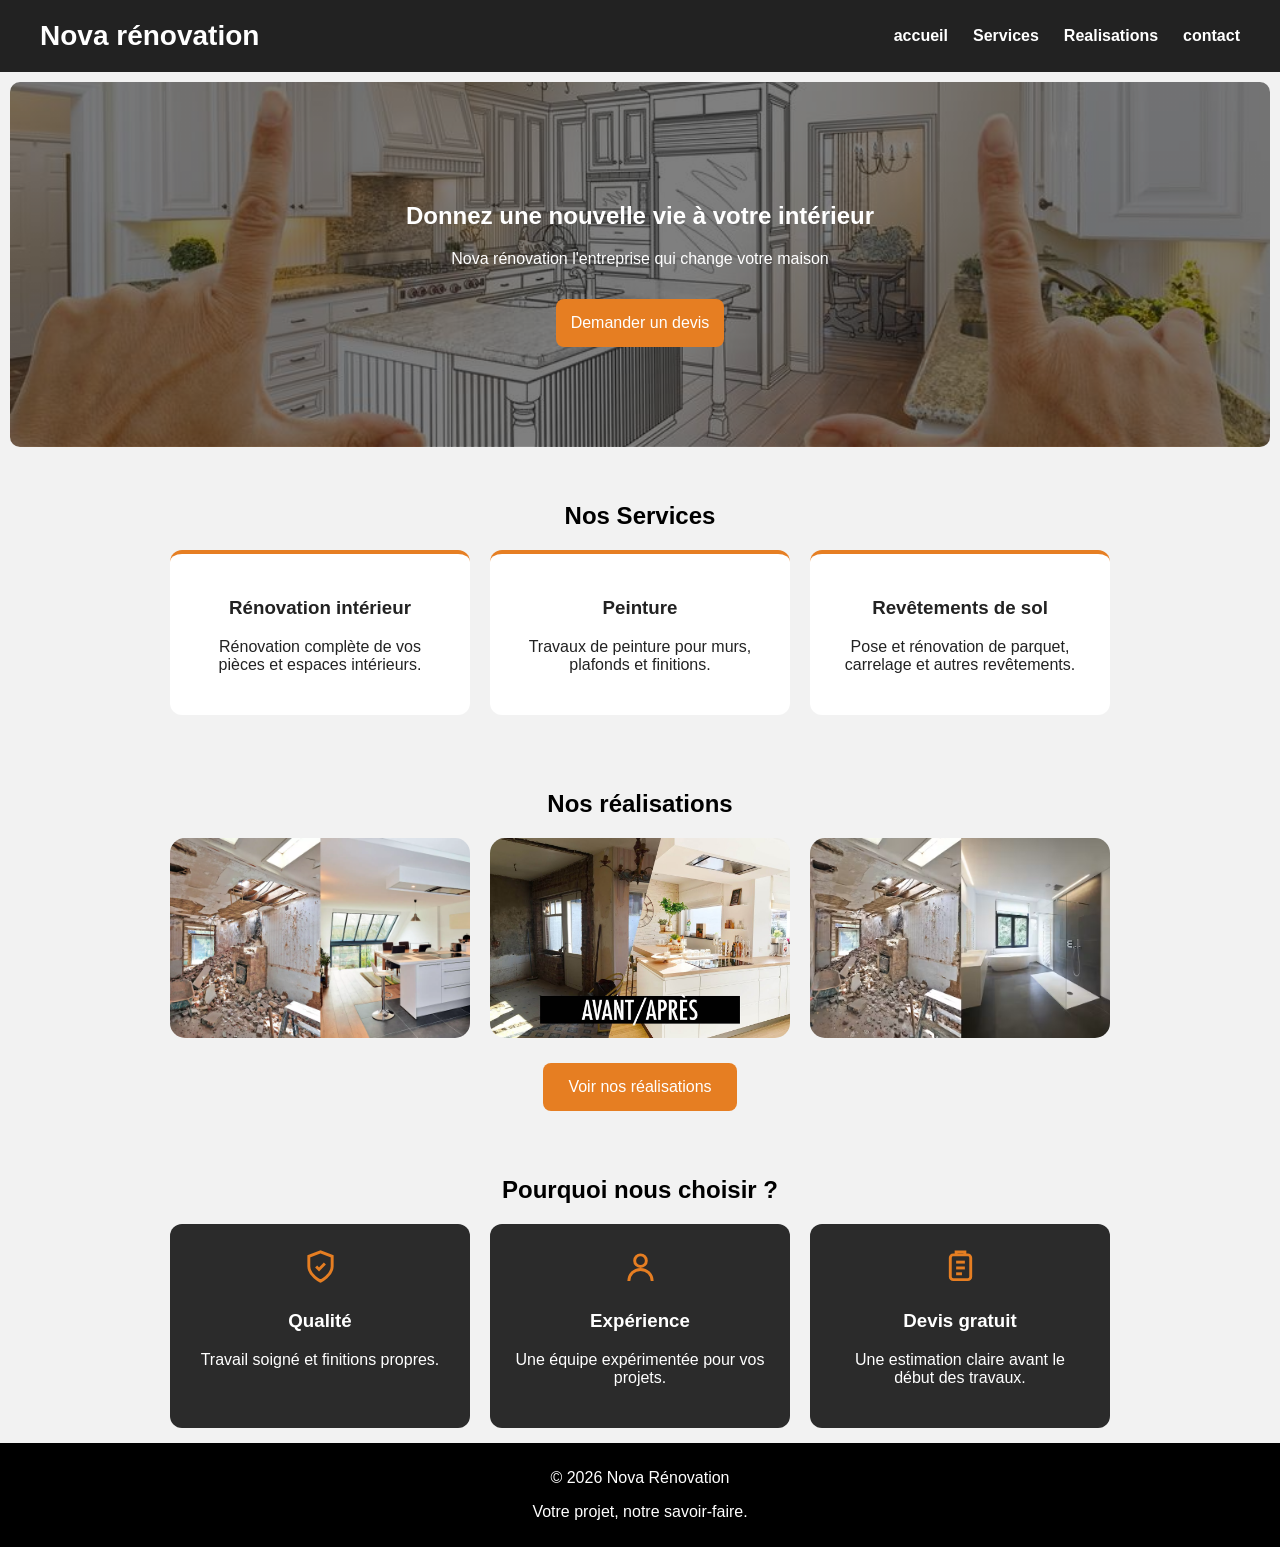
<file: index.html>
<!DOCTYPE html>
<html lang="fr">

<head>
    <meta charset="UTF-8">
    <meta name="viewport" content="width=device-width, initial-scale=1.0">
    <title>Nova rénovation</title>
    <link rel="stylesheet" href="style.css"></a>
</head>


<body>

    <header>

        <h1>Nova rénovation</h1>

        <button class="menu-toggle">☰</button>


        <nav class="accueil">

            <a href="index.html">accueil</a>
            <a href="services.html">Services</a>
            <a href="realisations.html">Realisations</a>
            <a href="contact.html">contact</a>


        </nav>

    </header>

    <main>

        <section class="hero">


            <h2>Donnez une nouvelle vie à votre intérieur</h2>

            <p>Nova rénovation l'entreprise qui change votre maison</p>

            <a href="contact.html">Demander un devis</a>


        </section>

        <section class="services">

            <h2>Nos Services</h2>

            <div class="Liste-services">

                <div class="service">

                    <h3>Rénovation intérieur</h3>

                    <p>Rénovation complète de vos pièces et espaces intérieurs.</p>

                </div>

                <div class="service">

                    <h3>Peinture</h3>

                    <p>Travaux de peinture pour murs, plafonds et finitions.</p>

                </div>

                <div class="service">

                    <h3>Revêtements de sol</h3>

                    <p>Pose et rénovation de parquet, carrelage et autres revêtements.</p>

                </div>





            </div>



        </section>

        <section class="realisations-accueil">

            <h2>Nos réalisations</h2>

            <div class="galerie-realisations">

                <img src="images/realisation1.webp" alt="Rénovation d'une cuisine">
                <img src="images/realisation2.jpg" alt="Rénovation d'une cuisine">
                <img src="images/realisation3.avif" alt="Rénovation d'une salle de bain">

            </div>

            <a href="realisations.html" class="bouton-realisations">Voir nos réalisations</a>

        </section>

        <section class="pourquoi-nous">

            <h2>Pourquoi nous choisir ?</h2>

            <div class="avantages">

                <div class="avantage">

                    <div class="icone-avantage">
                        <svg viewBox="0 0 24 24">
                            <path d="M12 22s8-4 8-10V5l-8-3-8 3v7c0 6 8 10 8 10z"></path>
                            <path d="m9 12 2 2 4-4"></path>
                        </svg>
                    </div>

                    <h3>Qualité</h3>
                    <p>Travail soigné et finitions propres.</p>

                </div>

                <div class="avantage">

                    <div class="icone-avantage">
                        <svg viewBox="0 0 24 24">
                            <circle cx="12" cy="8" r="4"></circle>
                            <path d="M4 22c0-4.5 3.5-8 8-8s8 3.5 8 8"></path>
                        </svg>
                    </div>

                    <h3>Expérience</h3>
                    <p>Une équipe expérimentée pour vos projets.</p>

                </div>
                <div class="avantage">

                    <div class="icone-avantage">
                        <svg viewBox="0 0 24 24">
                            <rect x="5" y="4" width="14" height="17" rx="2"></rect>
                            <path d="M9 4V2h6v2"></path>
                            <path d="M9 9h6"></path>
                            <path d="M9 13h6"></path>
                            <path d="M9 17h4"></path>
                        </svg>
                    </div>

                    <h3>Devis gratuit</h3>
                    <p>Une estimation claire avant le début des travaux.</p>

                </div>

            </div>

        </section>

    </main>

    <footer>

        <p>© 2026 Nova Rénovation</p>
        <p>Votre projet, notre savoir-faire.</p>

    </footer>

    <script src="script.js"></script>

</body>

</html>
</file>
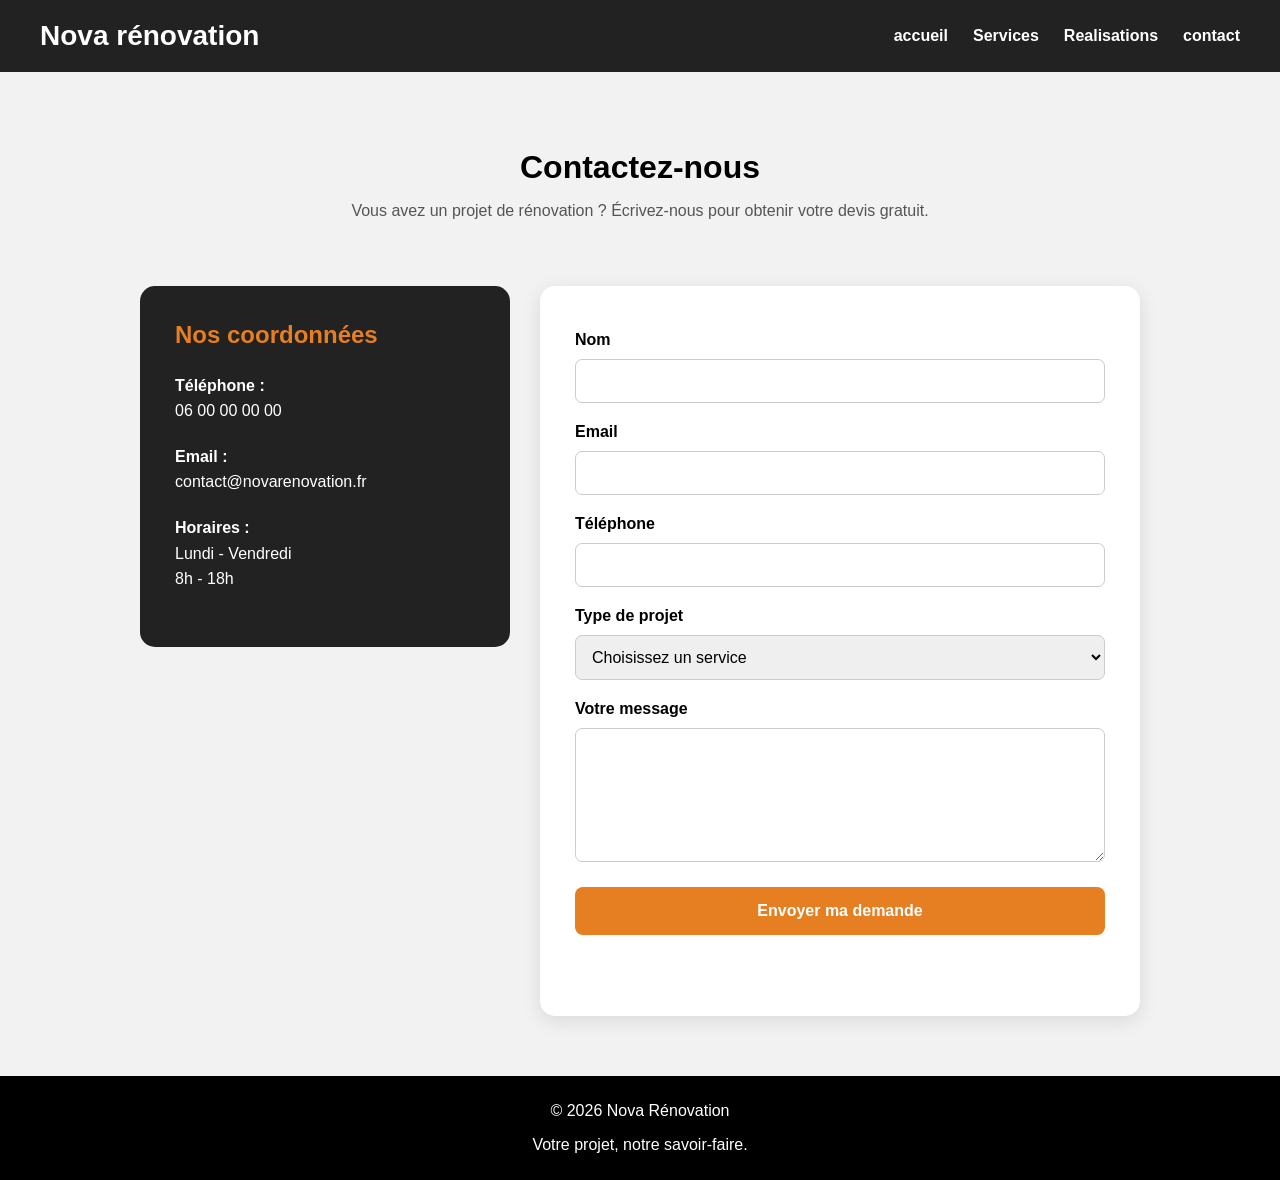
<file: contact.html>
<!DOCTYPE html>
<html lang="fr">

<head>
    <meta charset="UTF-8">
    <meta name="viewport" content="width=device-width, initial-scale=1.0">
    <link rel="stylesheet" href="style.css">
</head>

<body>

    <header>

        <h1>Nova rénovation</h1>

        <button class="menu-toggle">☰</button>


        <nav class="accueil">

            <a href="index.html">accueil</a>
            <a href="services.html">Services</a>
            <a href="realisations.html">Realisations</a>
            <a href="contact.html">contact</a>


        </nav>

    </header>

    <main>

        <section class="intro-contact">

            <h2>Contactez-nous</h2>

            <p>
                Vous avez un projet de rénovation ?
                Écrivez-nous pour obtenir votre devis gratuit.
            </p>

        </section>

        <section class="contact">

            <div class="infos-contact">

                <h3>Nos coordonnées</h3>

                <p>
                    <strong>Téléphone :</strong><br>
                    06 00 00 00 00
                </p>

                <p>
                    <strong>Email :</strong><br>
                    contact@novarenovation.fr
                </p>

                <p>
                    <strong>Horaires :</strong><br>
                    Lundi - Vendredi<br>
                    8h - 18h
                </p>

            </div>

            <form class="formulaire-contact" action="https://formspree.io/f/mgaeenqj" method="POST">

                <label for="nom">Nom</label>
                <input type="text" id="nom" name="nom" required>

                <label for="email">Email</label>
                <input type="email" id="email" name="email" required>

                <label for="telephone">Téléphone</label>
                <input type="tel" id="telephone" name="telephone">

                <label for="projet">Type de projet</label>

                <select id="projet" name="projet" required>
                    <option value="">Choisissez un service</option>
                    <option value="renovation">Rénovation intérieure</option>
                    <option value="peinture">Peinture</option>
                    <option value="sol">Revêtement de sol</option>
                    <option value="autre">Autre</option>
                </select>

                <label for="message">Votre message</label>

                <textarea id="message" name="message" rows="6" required></textarea>

                <button type="submit">Envoyer ma demande</button>

                <p class="message-confirmation"></p>

            </form>



        </section>

    </main>

    <footer>

        <p>© 2026 Nova Rénovation</p>
        <p>Votre projet, notre savoir-faire.</p>

    </footer>


</body>

<script src="script.js"></script>

</html>
</file>
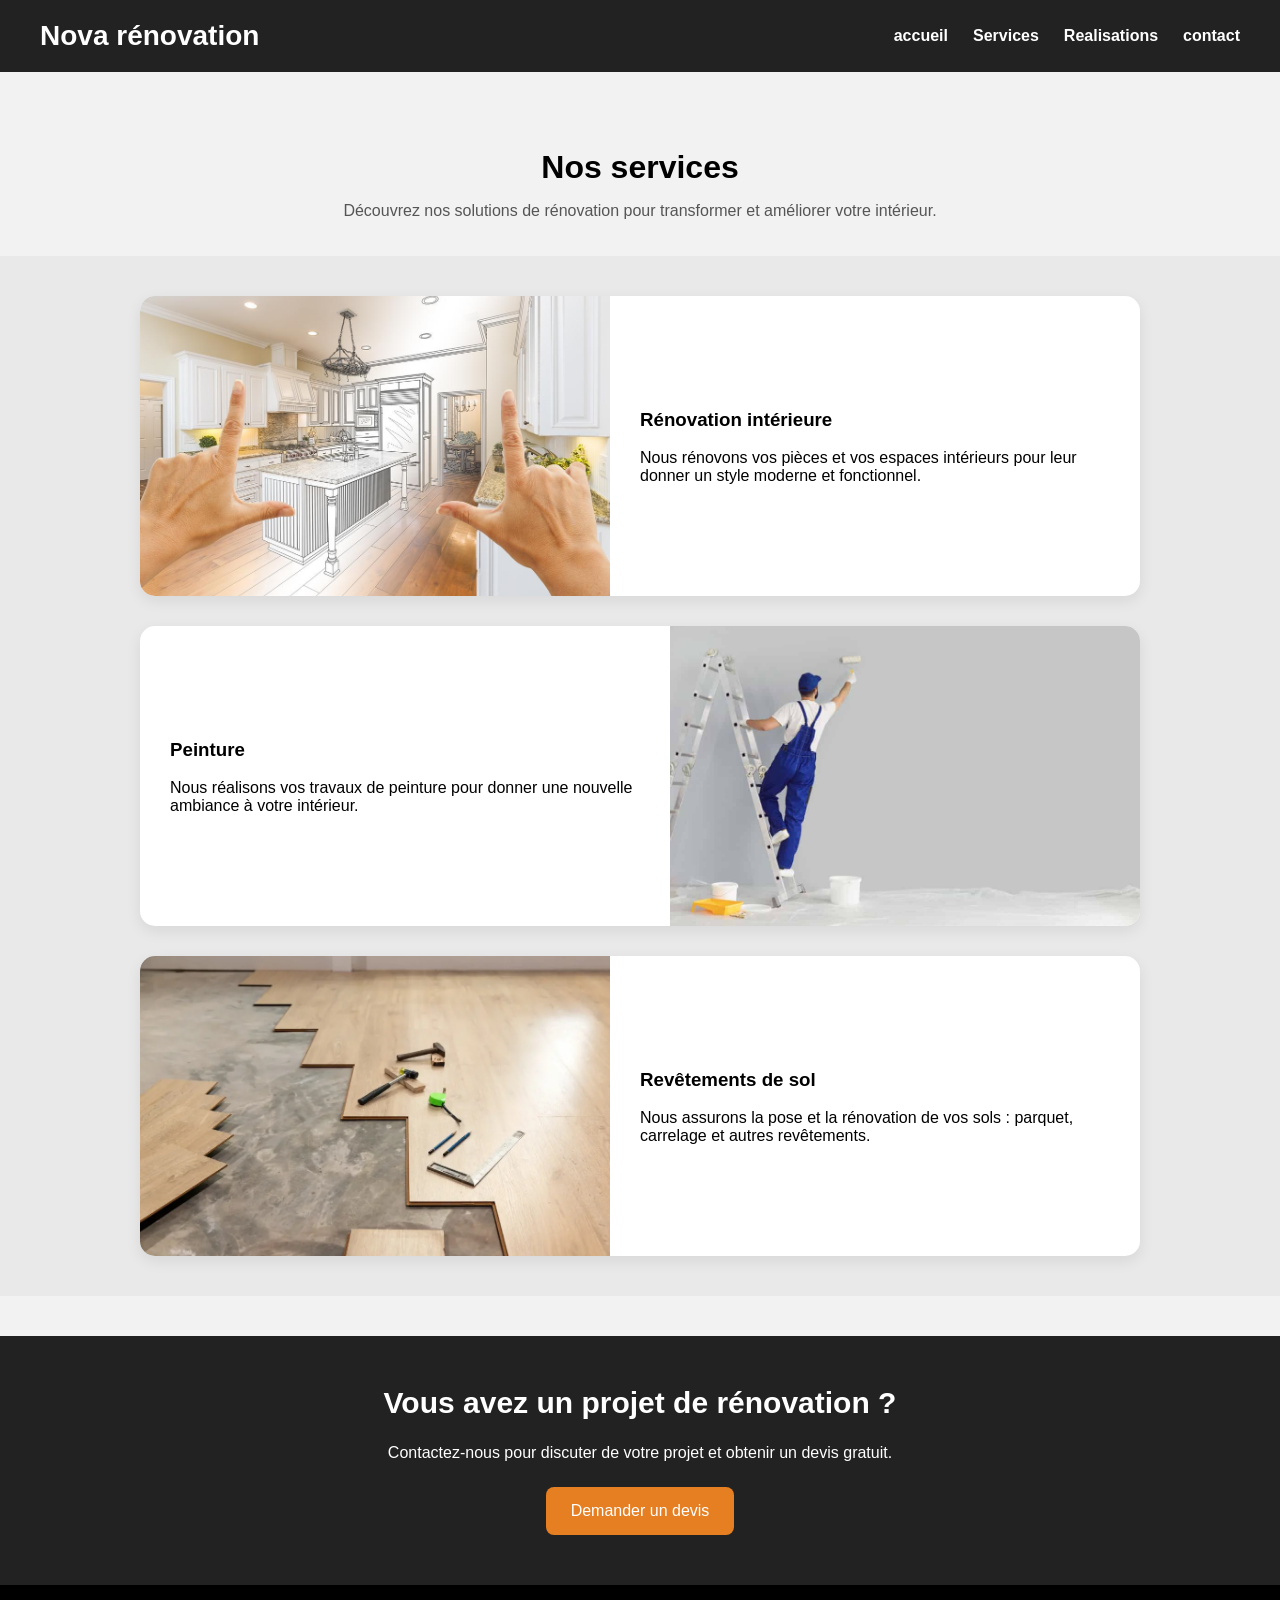
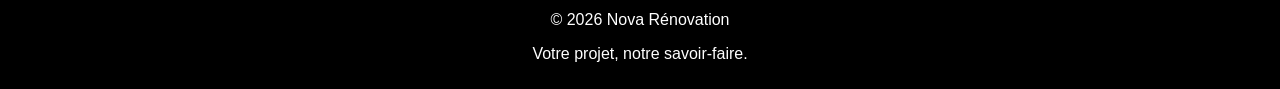
<file: services.html>
<!DOCTYPE html>
<html lang="fr">

<head>
    <meta charset="UTF-8">
    <meta name="viewport" content="width=device-width, initial-scale=1.0">
    <link rel="stylesheet" href="style.css">
</head>

<body>

    <header>

        <h1>Nova rénovation</h1>

        <button class="menu-toggle">☰</button>


        <nav class="accueil">

            <a href="index.html">accueil</a>
            <a href="services.html">Services</a>
            <a href="realisations.html">Realisations</a>
            <a href="contact.html">contact</a>


        </nav>

    </header>

    <main>

        <section class="intro-services">

            <h2>Nos services</h2>

            <p>
                Découvrez nos solutions de rénovation pour transformer
                et améliorer votre intérieur.
            </p>

        </section>

        <section class="services-detail">

            <div class="service-detail">
                <img src="images/hero-renovation.jpg" alt="Rénovation intérieure">

                <div class="texte-service">
                    <h3>Rénovation intérieure</h3>
                    <p>
                        Nous rénovons vos pièces et vos espaces intérieurs
                        pour leur donner un style moderne et fonctionnel.
                    </p>
                </div>
            </div>

            <div class="service-detail inverse">

                <img src="images/peinture.jpeg" alt="Travaux de peinture">

                <div class="texte-service">
                    <h3>Peinture</h3>

                    <p>
                        Nous réalisons vos travaux de peinture pour donner
                        une nouvelle ambiance à votre intérieur.
                    </p>
                </div>

            </div>

            <div class="service-detail">

                <img src="images/revetement de sol.webp" alt="Pose de revêtement de sol">

                <div class="texte-service">
                    <h3>Revêtements de sol</h3>

                    <p>
                        Nous assurons la pose et la rénovation de vos sols :
                        parquet, carrelage et autres revêtements.
                    </p>
                </div>

            </div>

        </section>

        <section class="cta-services">

            <h2>Vous avez un projet de rénovation ?</h2>

            <p>
                Contactez-nous pour discuter de votre projet et obtenir un devis gratuit.
            </p>

            <a href="contact.html">Demander un devis</a>

        </section>

    </main>

    <footer>

        <p>© 2026 Nova Rénovation</p>
        <p>Votre projet, notre savoir-faire.</p>

    </footer>

</body>

</html>
</file>
<file: style.css>
body {
    background-color: #f2f2f2;
    color: black;
    margin: 0;
    font-family: Arial, Helvetica, sans-serif;
}

header {
    padding: 20px 40px;
    display: flex;
    justify-content: space-between;
    align-items: center;

    background-color: #222222;
    color: white;
}

header h1 {
    margin: 0;
    font-size: 28px;
}

.accueil {
    display: flex;
    gap: 25px;
}

.accueil a {
    color: white;
    text-decoration: none;
    font-weight: bold;
    transition: 0.3s;
}

.accueil a:hover {
    color: #e67e22;
}

.hero {
    padding: 100px 20px;
    text-align: center;
    color: white;
    margin: 10px;

    background-image:
        linear-gradient(rgba(0, 0, 0, 0.5), rgba(0, 0, 0, 0.5)),
        url("images/hero-renovation.jpg");

    background-size: cover;
    background-position: center;
    border-radius: 10px;
}

.hero a {
    display: inline-block;
    padding: 15px;
    background-color: #e67e22;
    color: white;
    text-decoration: none;
    border-radius: 8px;
    transition: 0.3s;
    margin-top: 15px;
}

.hero a:hover {
    background-color: #c96810;
    transform: scale(1.05)
}

.Liste-services {
    display: flex;
    justify-content: center;
    gap: 20px;
}

.service {
    background-color: white;
    color: #222;
    padding: 25px;
    border-radius: 12px;
    width: 250px;
    text-align: center;
    transition: 0.3s;
    border-top: 4px solid #e67e22;
}

.service:hover {
    transform: translateY(-5px);
    box-shadow: 0 8px 20px rgba(0, 0, 0, 0.3);
}

.avantages {
    display: flex;
    justify-content: center;
    gap: 20px;
}

.avantage {
    background-color: #2b2b2b;
    color: white;
    width: 250px;
    padding: 25px;
    border-radius: 12px;
    text-align: center;
    transition: 0.3s;
}

.avantage:hover {
    transform: translateY(-5px);
    box-shadow: 0 8px 20px rgba(0, 0, 0, 0.3);
}

.icone-avantage {
    font-size: 32px;
    color: #e67e22;
    margin-bottom: 10px;
}

.icone-avantage svg {
    width: 35px;
    height: 35px;
    fill: none;
    stroke: #e67e22;
    stroke-width: 2;
}

.services {
    padding: 25px 30px;
    text-align: center;
}

.pourquoi-nous {
    padding: 15px 20px;
    text-align: center;
}

footer {
    background-color: black;
    color: white;
    padding: 10px 15px;
    text-align: center;
}

.menu-toggle {
    display: none;
}

@media (max-width: 768px) {

    .accueil {
        display: none;
        flex-direction: column;
        align-items: center;
        gap: 15px;
        width: 100%;
    }

    .accueil.ouvert {
        display: flex;

    }

    .Liste-services {
        flex-direction: column;
        align-items: center;
    }

    .avantages {
        flex-direction: column;
        align-items: center;
    }

    header {
        flex-direction: row;
        justify-content: space-between;
        align-items: center;
        flex-wrap: wrap;
    }

    .menu-toggle {
        display: block;
    }

    .galerie-realisations {
        flex-direction: column;
        align-items: center;
    }

    .galerie-realisations img {
        width: 90%;
        height: auto;
    }

    .service-detail,
    .service-detail.inverse {
        flex-direction: column;
    }

    .service-detail img {
        width: 100%;
        height: 220px;
    }

    .texte-service {
        width: auto;
        padding: 25px;
    }

}

.galerie-realisations {
    display: flex;
    justify-content: center;
    gap: 20px;
}

.galerie-realisations img {
    width: 300px;
    height: 200px;
    border-radius: 15px;
    object-fit: cover;
    transition: 0.3s;
}

.galerie-realisations img:hover {
    transform: translateY(-5px) scale(1.03);
    box-shadow: 0 8px 20px rgba(0, 0, 0, 0.3);
}

.realisations-accueil {
    padding: 30px 20px;
    text-align: center;
}

.bouton-realisations {
    display: inline-block;
    margin-top: 25px;
    padding: 15px 25px;
    background-color: #e67e22;
    color: white;
    text-decoration: none;
    border-radius: 8px;
    transition: 0.3s;
}

.bouton-realisations:hover {
    background-color: #c96510;
    transform: scale(1.05);
}

.services-detail {
    padding: 40px 20px;
    background-color: #e9e9e9;

}

.service-detail {
    display: flex;
    align-items: center;
    max-width: 1000px;
    margin: 0 auto;
    background-color: white;
    border-radius: 15px;
    overflow: hidden;

    box-shadow: 0 5px 15px rgba(0, 0, 0, 0.08);
    transition: 0.3s;
}

.service-detail:hover {
    transform: translateY(-5px);
    box-shadow: 0 10px 25px rgba(0, 0, 0, 0.15);
}

.service-detail img {
    width: 50%;
    height: 300px;
    object-fit: cover;
}

.texte-service {
    width: 50%;
    padding: 30px;
}

.intro-services {
    text-align: center;
    padding: 50px 20px 20px;
}

.intro-services h2 {
    font-size: 32px;
    margin-bottom: 10px;
}

.intro-services p {
    color: #555;
}

.services-detail {
    display: flex;
    flex-direction: column;
    gap: 30px;
}

.service-detail.inverse {
    flex-direction: row-reverse;
}

.cta-services,
.cta-realisations {
    background-color: #222;
    color: white;
    text-align: center;
    padding: 50px 20px;
    margin-top: 40px;
}

.cta-services h2,
.cta-realisations h2 {
    margin-top: 0;
    font-size: 30px;
}

.cta-services p,
.cta-realisations p {
    margin-bottom: 25px;
}

.cta-services a,
.cta-realisations a {
    display: inline-block;
    padding: 15px 25px;
    background-color: #e67e22;
    color: white;
    text-decoration: none;
    border-radius: 8px;
    transition: 0.3s;
}

.cta-services a:hover,
.cta-realisations a:hover {
    background-color: #c96510;
    transform: scale(1.05);
}

.intro-realisations {
    text-align: center;
    padding: 50px 20px 30px;
}

.intro-realisations h2 {
    font-size: 32px;
    margin-bottom: 10px;
}

.intro-realisations p {
    color: #555;
}

.galerie-projets {
    max-width: 1100px;
    margin: 0 auto;
    padding: 20px;

    display: grid;
    grid-template-columns: repeat(3, 1fr);
    gap: 25px;
}

.projet {
    background-color: white;
    border-radius: 15px;
    overflow: hidden;
    box-shadow: 0 5px 15px rgba(0, 0, 0, 0.1);
    transition: 0.3s;
}

.projet:hover {
    transform: translateY(-5px);
    box-shadow: 0 10px 25px rgba(0, 0, 0, 0.15);
}

.projet img {
    width: 100%;
    height: 250px;
    object-fit: cover;
    cursor: pointer;
}

.info-projet {
    padding: 20px;
}

.info-projet h3 {
    margin-top: 0;
}

.lightbox {
    display: none;
    position: fixed;
    inset: 0;
    background-color: rgba(0, 0, 0, 0.9);
    justify-content: center;
    align-items: center;
    z-index: 1000;
}

.lightbox.ouverte {
    display: flex;
}

.image-lightbox {
    max-width: 85%;
    max-height: 85%;
    border-radius: 10px;
}

.fermer-lightbox {
    position: absolute;
    top: 25px;
    right: 40px;
    color: white;
    font-size: 45px;
    cursor: pointer;
}

@media (max-width: 768px) {

    .galerie-projets {
        grid-template-columns: 1fr;
        padding: 20px;
    }

    .projet img {
        height: 230px;
    }

    .image-lightbox {
        max-width: 95%;
        max-height: 80%;
    }

    .fermer-lightbox {
        top: 15px;
        right: 20px;
    }

    .contact {
    flex-direction: column;
    align-items: center;
}

.infos-contact {
    width: 100%;
    box-sizing: border-box;
}

.formulaire-contact {
    width: 100%;
    box-sizing: border-box;
}
}

.intro-contact {
    text-align: center;
    padding: 50px 20px 20px;
}

.intro-contact h2 {
    font-size: 32px;
    margin-bottom: 10px;
}

.intro-contact p {
    color: #555;
}

.contact {
    max-width: 1000px;
    margin: 0 auto;
    padding: 30px 20px 60px;

    display: flex;
    align-items: flex-start;
    gap: 30px;
}

.infos-contact {
    width: 300px;
    background-color: #222;
    color: white;
    padding: 35px;
    border-radius: 15px;
}

.infos-contact h3 {
    color: #e67e22;
    margin-top: 0;
    font-size: 24px;
}

.infos-contact p {
    line-height: 1.6;
    margin-bottom: 20px;
}

.formulaire-contact {
    flex: 1;
}

.formulaire-contact {
    max-width: 650px;
    margin: 0 auto;
    padding: 35px;
    background-color: white;
    border-radius: 15px;
    box-shadow: 0 5px 20px rgba(0, 0, 0, 0.1);

    display: flex;
    flex-direction: column;
    gap: 10px;
}

.formulaire-contact label {
    font-weight: bold;
    margin-top: 10px;
}

.formulaire-contact input,
.formulaire-contact select,
.formulaire-contact textarea {
    padding: 12px;
    border: 1px solid #ccc;
    border-radius: 7px;
    font-family: inherit;
    font-size: 16px;
}

.formulaire-contact textarea {
    resize: vertical;
}

.formulaire-contact button {
    margin-top: 15px;
    padding: 15px;
    background-color: #e67e22;
    color: white;
    border: none;
    border-radius: 8px;
    font-size: 16px;
    font-weight: bold;
    cursor: pointer;
    transition: 0.3s;
}

.formulaire-contact button:hover {
    background-color: #c96510;
    transform: scale(1.02);
}

.message-confirmation {
    text-align: center;
    color: green;
    font-weight: bold;
    margin-top: 20px;
}
</file>
